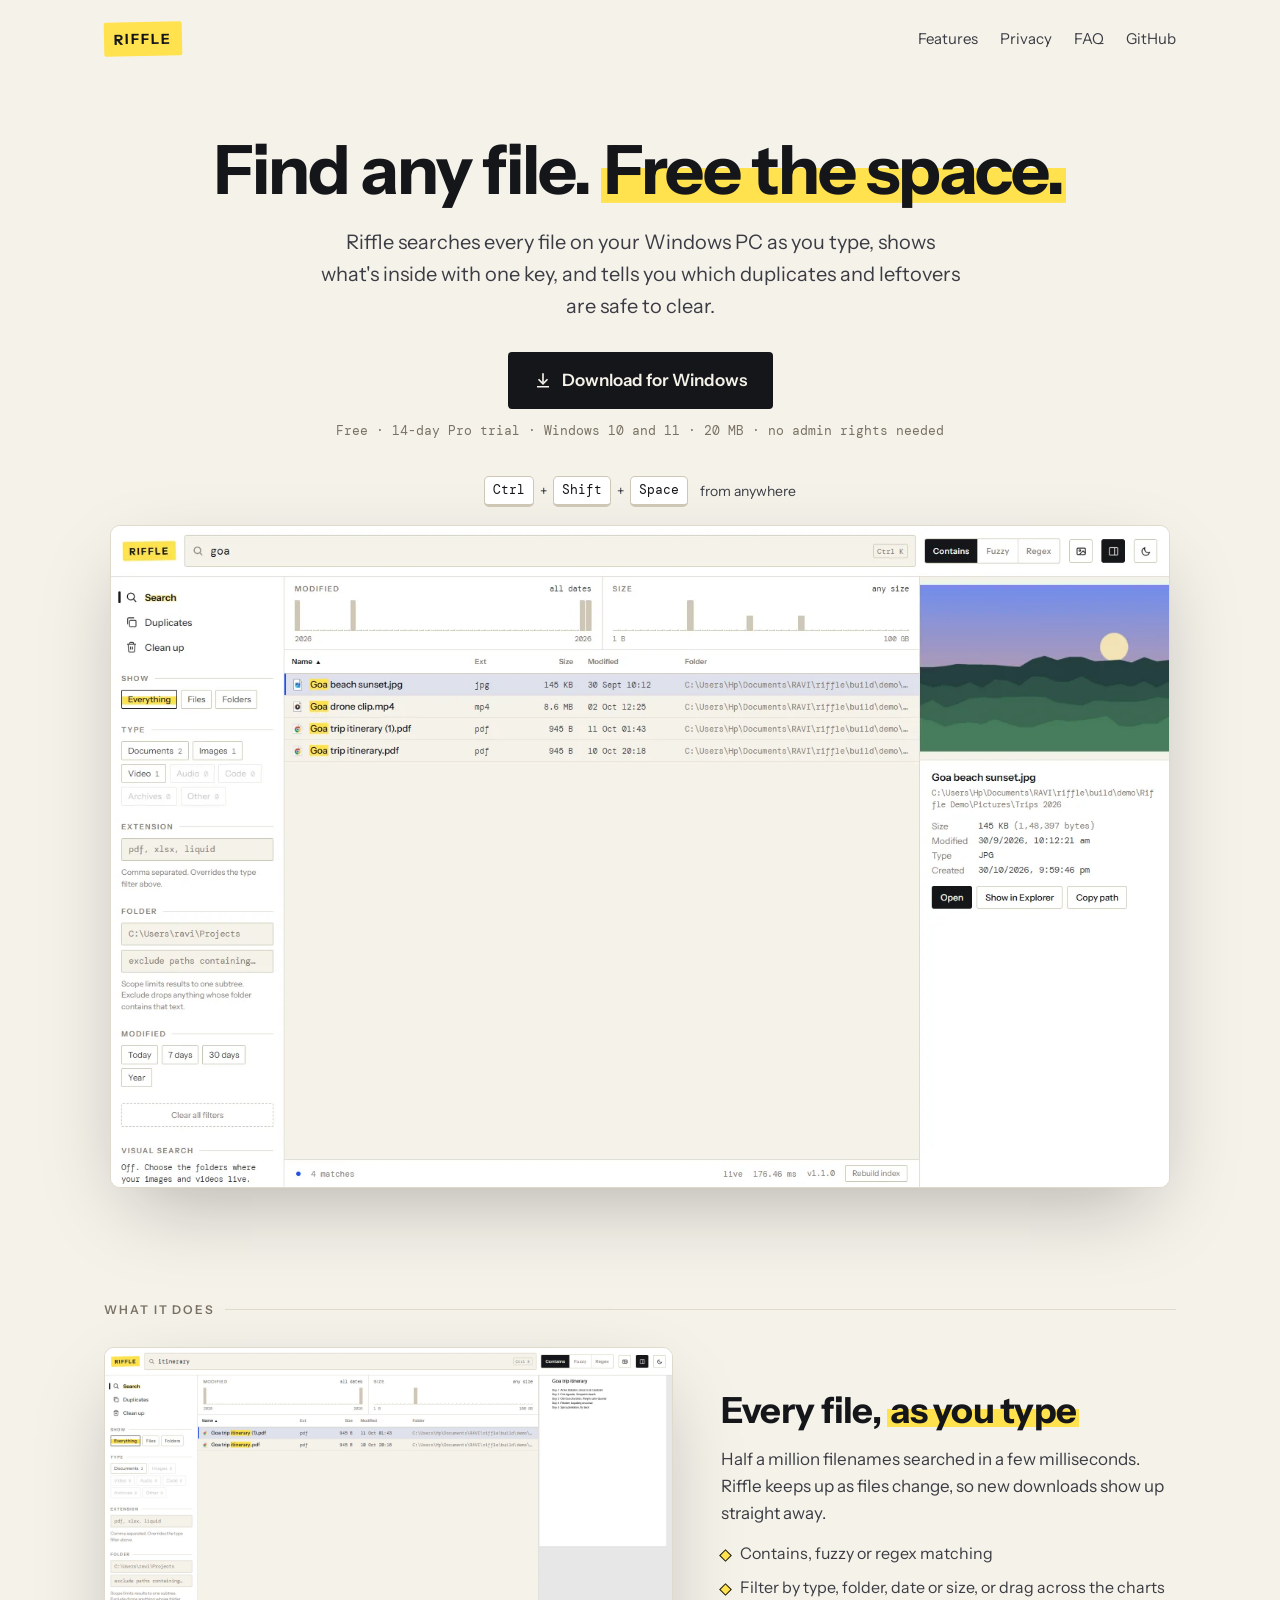
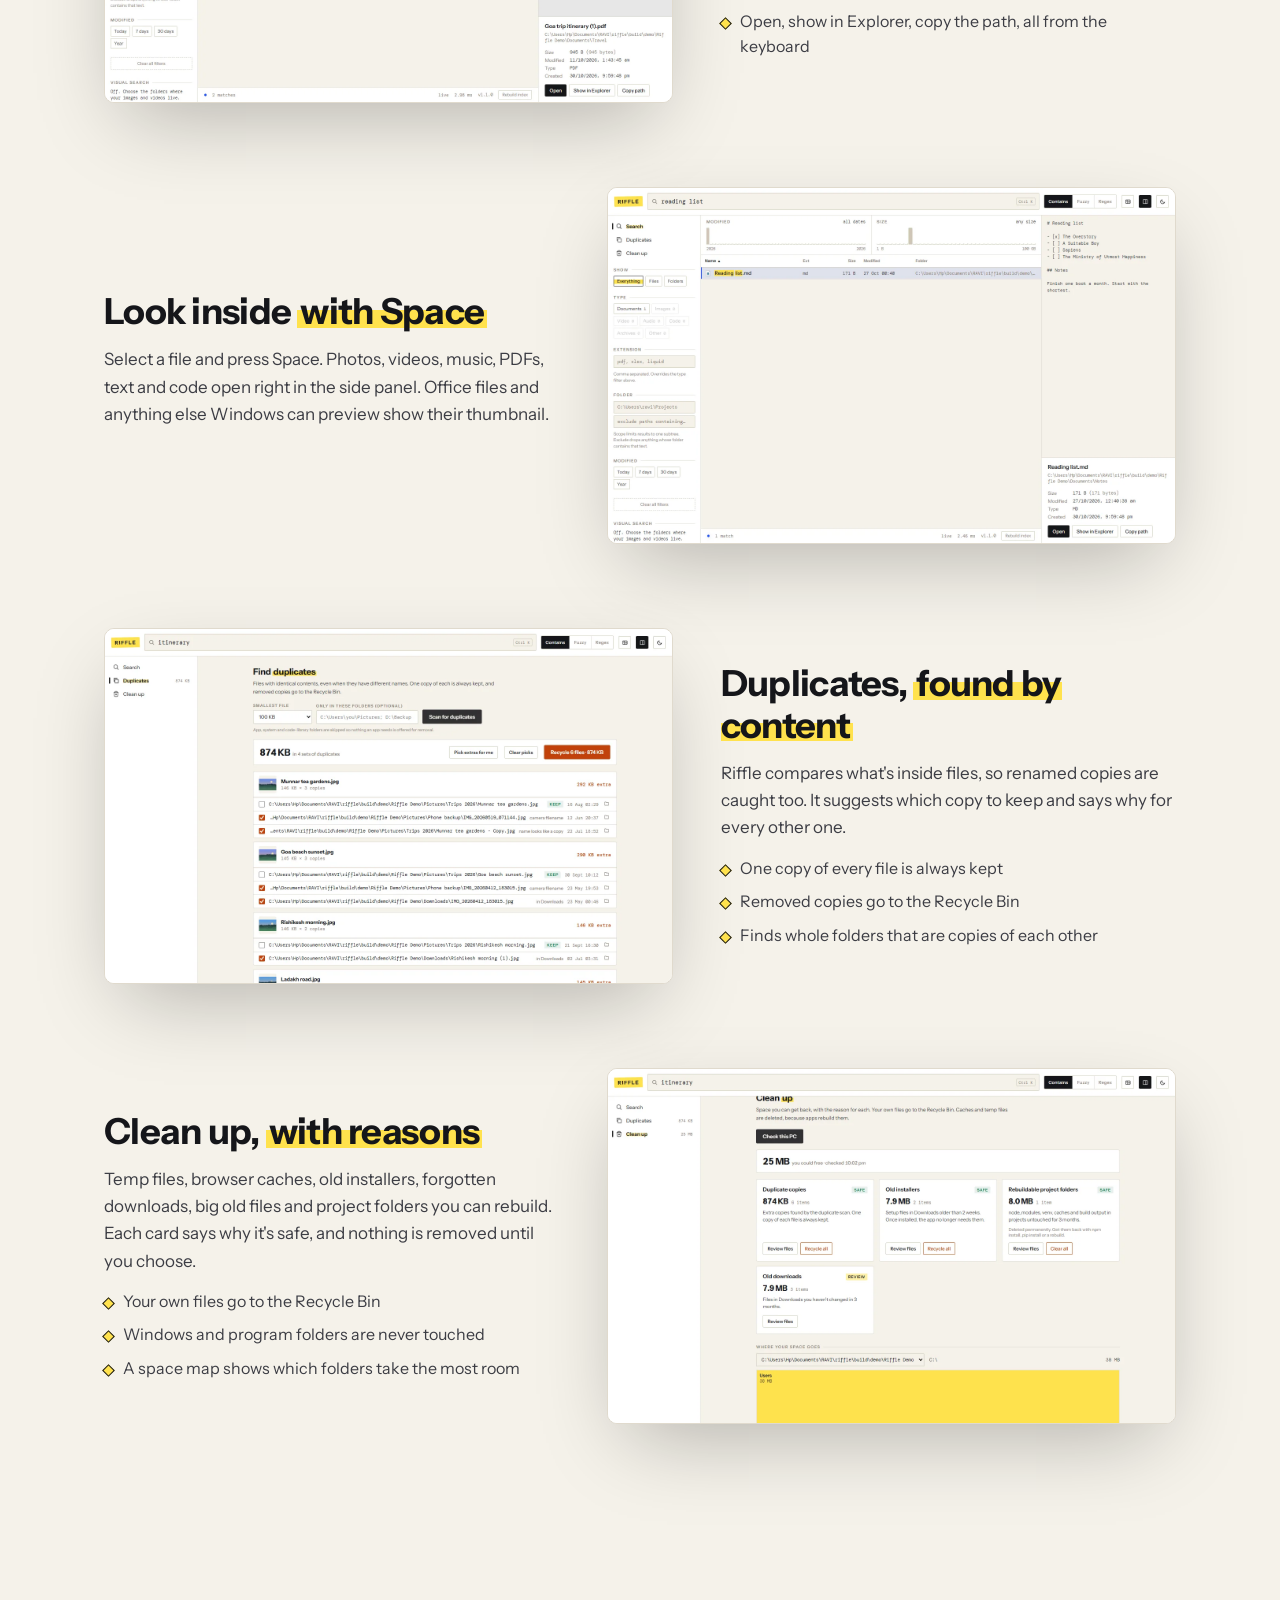
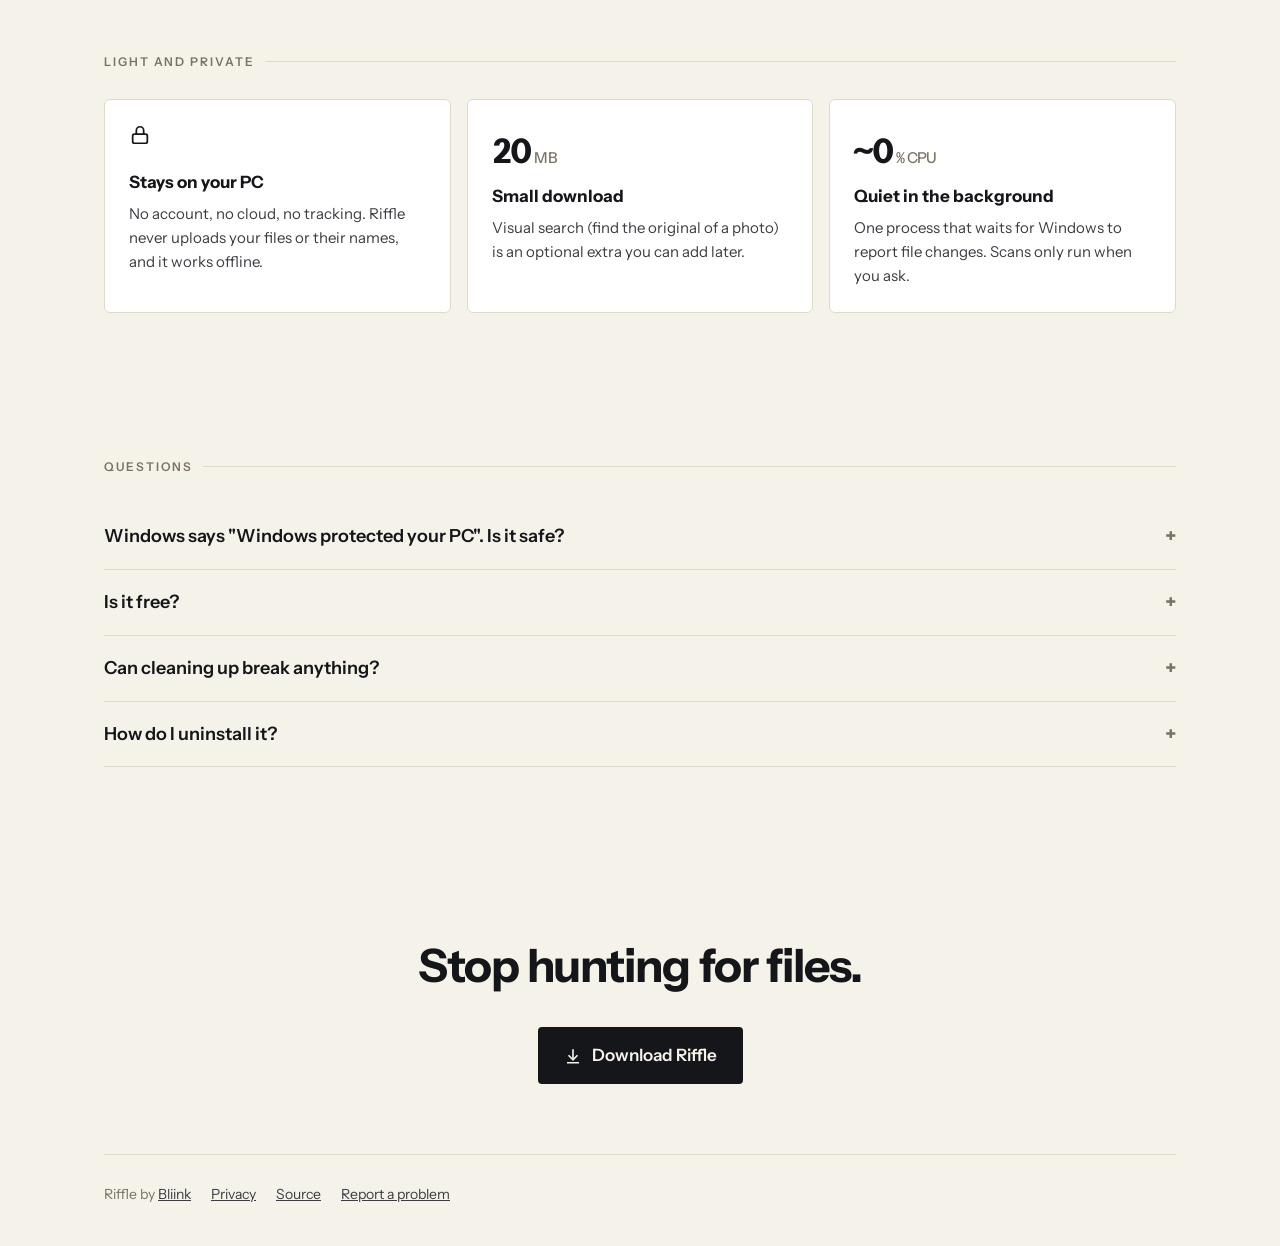
<file: site/index.html>
<!DOCTYPE html>
<html lang="en">
<head>
<meta charset="utf-8">
<meta name="viewport" content="width=device-width,initial-scale=1">
<title>Riffle: find any file, free the space</title>
<meta name="description" content="Riffle searches every file on your Windows PC as you type, previews them with Space, finds duplicates and shows what's safe to clean up. Free, private, light.">
<meta property="og:title" content="Riffle: find any file, free the space">
<meta property="og:description" content="Search every file on your PC as you type. Preview, find duplicates, clean up. Free and private.">
<meta property="og:image" content="img/search-preview.webp">
<link rel="icon" href="favicon.ico">
<style>
@font-face{font-family:'Instrument Sans';font-weight:400 700;font-display:swap;src:url(fonts/instrument-sans.woff2) format('woff2')}
@font-face{font-family:'DM Mono';font-weight:400;font-display:swap;src:url(fonts/dm-mono-400.woff2) format('woff2')}
@font-face{font-family:'DM Mono';font-weight:500;font-display:swap;src:url(fonts/dm-mono-500.woff2) format('woff2')}
:root{
  --paper:#F5F2EA;--card:#FFFFFF;--ink:#15161A;--ink-2:#3C3D44;--rule:#E0DACD;--rule-2:#CFC7B6;
  --muted:#7A7264;--mark:#FFE24D;--mark-soft:rgba(255,226,77,.55);--ok:#16794A;
  --ui:"Instrument Sans",-apple-system,"Segoe UI Variable Text","Segoe UI",system-ui,sans-serif;
  --mono:"DM Mono",ui-monospace,Consolas,monospace;
}
@media (prefers-color-scheme:dark){:root:not([data-theme="light"]){
  --paper:#14151A;--card:#1B1D24;--ink:#EDEEF2;--ink-2:#B4B7C2;--rule:#282B34;--rule-2:#3A3E4A;
  --muted:#8C91A0;--mark:#FFD426;--mark-soft:rgba(255,212,38,.25);--ok:#4ADE80;
}}
*{box-sizing:border-box;margin:0;padding:0}
html{scroll-behavior:smooth}
body{background:var(--paper);color:var(--ink);font-family:var(--ui);font-size:17px;line-height:1.6;-webkit-font-smoothing:antialiased}
a{color:inherit}
.wrap{max-width:1120px;margin:0 auto;padding:0 24px}
.mk{background:linear-gradient(var(--mark),var(--mark)) 0 82%/100% 42% no-repeat;padding:0 3px}
@media (prefers-color-scheme:dark){:root:not([data-theme="light"]) .mk{background-image:linear-gradient(var(--mark-soft),var(--mark-soft))}}

/* header */
header{display:flex;align-items:center;gap:24px;padding:22px 0}
.logo{font-weight:700;font-size:14px;letter-spacing:.14em;text-transform:uppercase;padding:6px 10px;background:var(--mark);color:#15161A;border-radius:2px;transform:rotate(-1.2deg);text-decoration:none}
header nav{display:flex;gap:22px;margin-left:auto;font-size:15px}
header nav a{text-decoration:none;color:var(--ink-2)}
header nav a:hover{color:var(--ink)}

/* hero */
.hero{padding:56px 0 40px;text-align:center}
.hero h1{font-size:clamp(38px,6vw,68px);line-height:1.05;letter-spacing:-.03em;font-weight:700;max-width:860px;margin:0 auto 20px}
.hero p.lede{font-size:clamp(17px,2vw,20px);color:var(--ink-2);max-width:640px;margin:0 auto 30px}
.cta{display:inline-flex;align-items:center;gap:10px;background:var(--ink);color:var(--paper);text-decoration:none;
  padding:15px 26px;border-radius:4px;font-weight:600;font-size:17px;transition:transform .15s,box-shadow .15s}
.cta:hover{transform:translateY(-2px);box-shadow:0 10px 30px rgba(0,0,0,.18)}
.cta:focus-visible{outline:3px solid var(--mark);outline-offset:3px}
.cta svg{width:18px;height:18px;stroke:currentColor;fill:none;stroke-width:2.2}
.sub{display:block;margin-top:12px;font-family:var(--mono);font-size:13px;color:var(--muted)}
.keys{display:inline-flex;gap:6px;align-items:center;margin:34px 0 18px;font-size:14px;color:var(--ink-2)}
kbd{font-family:var(--mono);font-size:13px;border:1px solid var(--rule-2);border-bottom-width:3px;border-radius:5px;padding:3px 8px;background:var(--card);color:var(--ink)}
.shot{border-radius:10px;overflow:hidden;border:1px solid var(--rule);box-shadow:0 30px 80px -20px rgba(0,0,0,.28);background:var(--card)}
.shot img{display:block;width:100%;height:auto}
.hero .shot{max-width:1060px;margin:0 auto}
.shot img.dark-only{display:none}
@media (prefers-color-scheme:dark){.shot img.light-only{display:none}.shot img.dark-only{display:block}}

/* features */
section{padding:72px 0}
.sec-h{font-size:12px;font-weight:600;letter-spacing:.16em;text-transform:uppercase;color:var(--muted);display:flex;gap:10px;align-items:center;margin-bottom:28px}
.sec-h::after{content:"";flex:1;height:1px;background:var(--rule)}
.feat{display:grid;grid-template-columns:1fr 1.25fr;gap:48px;align-items:center;margin-bottom:84px}
.feat:nth-of-type(even){grid-template-columns:1.25fr 1fr}
.feat:nth-of-type(even) .txt{order:2}
.feat h2{font-size:clamp(26px,3vw,36px);letter-spacing:-.02em;line-height:1.15;margin-bottom:14px}
.feat p{color:var(--ink-2);margin-bottom:12px}
.feat ul{list-style:none;display:flex;flex-direction:column;gap:8px;margin-top:14px}
.feat li{display:flex;gap:10px;color:var(--ink-2);font-size:16px}
.feat li::before{content:"";flex-shrink:0;width:7px;height:7px;margin-top:10px;background:var(--mark);border:1px solid var(--ink);transform:rotate(45deg)}

/* light + private */
.grid3{display:grid;grid-template-columns:repeat(3,1fr);gap:16px}
.card{background:var(--card);border:1px solid var(--rule);border-radius:6px;padding:24px}
.card .big{font-size:34px;font-weight:700;letter-spacing:-.02em;font-variant-numeric:tabular-nums}
.card .big small{font-size:15px;font-weight:500;color:var(--muted);margin-left:4px}
.card h3{font-size:17px;margin:4px 0 6px}
.card p{font-size:15px;color:var(--ink-2)}
.card svg{width:22px;height:22px;stroke:var(--ink);fill:none;stroke-width:1.9;margin-bottom:10px}

/* faq */
details{border-bottom:1px solid var(--rule);padding:18px 0}
details summary{cursor:pointer;font-weight:600;font-size:18px;list-style:none;display:flex;justify-content:space-between;gap:16px}
details summary::after{content:"+";font-family:var(--mono);color:var(--muted)}
details[open] summary::after{content:"−"}
details summary:focus-visible{outline:2px solid var(--mark);outline-offset:4px}
details p{color:var(--ink-2);margin-top:10px;max-width:760px}
.final{text-align:center;padding:90px 0 70px}
.final h2{font-size:clamp(30px,4vw,46px);letter-spacing:-.02em;margin-bottom:24px}
footer{border-top:1px solid var(--rule);padding:28px 0 40px;font-size:14px;color:var(--muted);display:flex;gap:20px;flex-wrap:wrap}
footer a{color:var(--ink-2)}

@media (max-width:860px){
  .feat,.feat:nth-of-type(even){grid-template-columns:1fr;gap:24px;margin-bottom:60px}
  .feat:nth-of-type(even) .txt{order:0}
  .grid3{grid-template-columns:1fr}
  header nav a.hide-sm{display:none}
  section{padding:48px 0}
}
@media (prefers-reduced-motion:reduce){*{transition:none!important;scroll-behavior:auto!important}}
</style>
</head>
<body>
<div class="wrap">
  <header>
    <a class="logo" href="#" aria-label="Riffle home">Riffle</a>
    <nav aria-label="Main">
      <a href="#features" class="hide-sm">Features</a>
      <a href="#private" class="hide-sm">Privacy</a>
      <a href="#faq">FAQ</a>
      <a href="https://github.com/ravirahul/riffle">GitHub</a>
    </nav>
  </header>

  <main>
    <div class="hero">
      <h1>Find any file. <span class="mk">Free the space.</span></h1>
      <p class="lede">Riffle searches every file on your Windows PC as you type, shows what's inside with one key, and tells you which duplicates and leftovers are safe to clear.</p>
      <a class="cta dl" href="https://riffle.bliink.in/dl?src=site">
        <svg viewBox="0 0 24 24" aria-hidden="true"><path d="M12 3v12M6 11l6 6 6-6M4 21h16"/></svg>
        Download for Windows
      </a>
      <span class="sub">Free · 14-day Pro trial · Windows 10 and 11 · 20 MB · no admin rights needed</span>
      <div class="keys" aria-label="Keyboard shortcut Control Shift Space"><kbd>Ctrl</kbd>+<kbd>Shift</kbd>+<kbd>Space</kbd>&nbsp; from anywhere</div>
      <div class="shot">
        <img class="light-only" src="img/search-preview.webp" width="1440" height="900" alt="Riffle searching for 'goa' with a photo preview open on the right">
        <img class="dark-only" src="img/search-preview-dark.webp" width="1440" height="900" alt="" aria-hidden="true">
      </div>
    </div>

    <section id="features" aria-labelledby="f-h">
      <div class="sec-h" id="f-h">What it does</div>

      <div class="feat">
        <div class="txt">
          <h2>Every file, <span class="mk">as you type</span></h2>
          <p>Half a million filenames searched in a few milliseconds. Riffle keeps up as files change, so new downloads show up straight away.</p>
          <ul>
            <li>Contains, fuzzy or regex matching</li>
            <li>Filter by type, folder, date or size, or drag across the charts</li>
            <li>Open, show in Explorer, copy the path, all from the keyboard</li>
          </ul>
        </div>
        <div class="shot"><img src="img/preview-pdf.webp" width="1440" height="900" alt="A PDF previewed inside Riffle"></div>
      </div>

      <div class="feat">
        <div class="txt">
          <h2>Look inside <span class="mk">with Space</span></h2>
          <p>Select a file and press Space. Photos, videos, music, PDFs, text and code open right in the side panel. Office files and anything else Windows can preview show their thumbnail.</p>
        </div>
        <div class="shot"><img src="img/preview-text.webp" width="1440" height="900" alt="A text file previewed in Riffle's side panel"></div>
      </div>

      <div class="feat">
        <div class="txt">
          <h2>Duplicates, <span class="mk">found by content</span></h2>
          <p>Riffle compares what's inside files, so renamed copies are caught too. It suggests which copy to keep and says why for every other one.</p>
          <ul>
            <li>One copy of every file is always kept</li>
            <li>Removed copies go to the Recycle Bin</li>
            <li>Finds whole folders that are copies of each other</li>
          </ul>
        </div>
        <div class="shot"><img src="img/duplicates.webp" width="1440" height="900" alt="Duplicate photos grouped, with the copy to keep marked"></div>
      </div>

      <div class="feat">
        <div class="txt">
          <h2>Clean up, <span class="mk">with reasons</span></h2>
          <p>Temp files, browser caches, old installers, forgotten downloads, big old files and project folders you can rebuild. Each card says why it's safe, and nothing is removed until you choose.</p>
          <ul>
            <li>Your own files go to the Recycle Bin</li>
            <li>Windows and program folders are never touched</li>
            <li>A space map shows which folders take the most room</li>
          </ul>
        </div>
        <div class="shot"><img src="img/cleanup.webp" width="1440" height="900" alt="Clean up cards showing space that can be freed"></div>
      </div>
    </section>

    <section id="private" aria-labelledby="p-h">
      <div class="sec-h" id="p-h">Light and private</div>
      <div class="grid3">
        <div class="card">
          <svg viewBox="0 0 24 24" aria-hidden="true"><rect x="4" y="11" width="16" height="10" rx="2"/><path d="M8 11V7a4 4 0 018 0v4"/></svg>
          <h3>Stays on your PC</h3>
          <p>No account, no cloud, no tracking. Riffle never uploads your files or their names, and it works offline.</p>
        </div>
        <div class="card">
          <div class="big">20<small>MB</small></div>
          <h3>Small download</h3>
          <p>Visual search (find the original of a photo) is an optional extra you can add later.</p>
        </div>
        <div class="card">
          <div class="big">~0<small>% CPU</small></div>
          <h3>Quiet in the background</h3>
          <p>One process that waits for Windows to report file changes. Scans only run when you ask.</p>
        </div>
      </div>
    </section>

    <section id="faq" aria-labelledby="q-h">
      <div class="sec-h" id="q-h">Questions</div>
      <details>
        <summary>Windows says "Windows protected your PC". Is it safe?</summary>
        <p>That message appears for new apps that haven't built a download reputation yet. Click <b>More info</b>, then <b>Run anyway</b>. Riffle's code is public on GitHub, so anyone can check what it does.</p>
      </details>
      <details>
        <summary>Is it free?</summary>
        <p>Search, the quick bar, preview, Insights and every scan are free, forever. <b>Riffle Pro</b> adds visual search, one-click removal of all duplicates, "Clean all" on every clean-up card, a monthly automatic clean-up and disk growth history. It's a one-time payment for 3 PCs, and every install starts with a 14-day Pro trial. <a href="https://billing.bliink.in/riffle">Get Riffle Pro</a>.</p>
      </details>
      <details>
        <summary>Can cleaning up break anything?</summary>
        <p>Riffle never touches Windows, Program Files or app data folders. Your own files go to the Recycle Bin, so you can restore them. Only caches and temp files, which apps rebuild by themselves, are deleted outright, and each card says so before you confirm.</p>
      </details>
      <details>
        <summary>How do I uninstall it?</summary>
        <p>Settings, then Apps, then Riffle, then Uninstall. It removes the app, its startup entry and its index.</p>
      </details>
    </section>

    <div class="final">
      <h2>Stop hunting for files.</h2>
      <a class="cta dl" href="https://riffle.bliink.in/dl?src=site">
        <svg viewBox="0 0 24 24" aria-hidden="true"><path d="M12 3v12M6 11l6 6 6-6M4 21h16"/></svg>
        Download Riffle
      </a>
    </div>
  </main>

  <footer>
    <span>Riffle by <a href="https://bliink.in">Bliink</a></span>
    <a href="privacy.html">Privacy</a>
    <a href="https://github.com/ravirahul/riffle">Source</a>
    <a href="https://github.com/ravirahul/riffle/issues">Report a problem</a>
  </footer>
</div>
<script>
// Download links carry where the visitor came from (?ref=producthunt or utm_source),
// so the installer can tell Riffle its source. Nothing else is tracked on this page.
(function(){
  var q = new URLSearchParams(location.search);
  var src = (q.get('ref') || q.get('utm_source') || q.get('src') || 'site').toLowerCase().replace(/[^a-z0-9-]/g, '').slice(0, 24) || 'site';
  document.querySelectorAll('a.dl').forEach(function(a){ a.href = 'https://riffle.bliink.in/dl?src=' + encodeURIComponent(src); });
})();
</script>
</body>
</html>
</file>
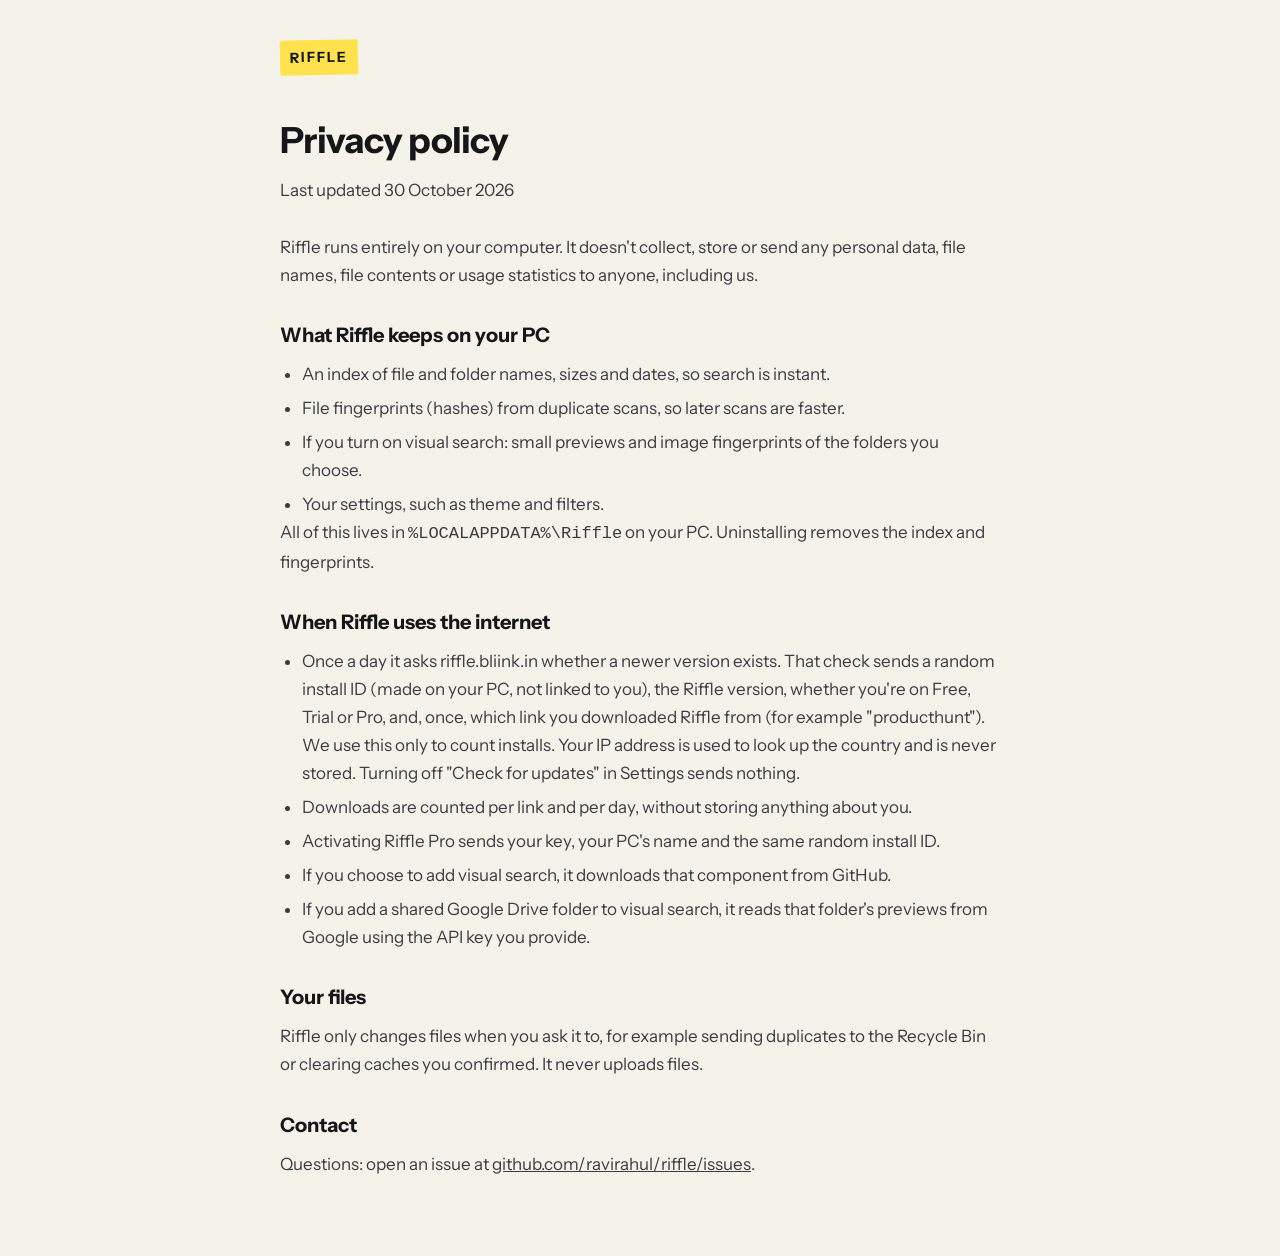
<file: site/privacy.html>
<!DOCTYPE html>
<html lang="en">
<head>
<meta charset="utf-8">
<meta name="viewport" content="width=device-width,initial-scale=1">
<title>Riffle privacy policy</title>
<link rel="icon" href="favicon.ico">
<style>
@font-face{font-family:'Instrument Sans';font-weight:400 700;font-display:swap;src:url(fonts/instrument-sans.woff2) format('woff2')}
:root{--paper:#F5F2EA;--ink:#15161A;--ink-2:#3C3D44;--rule:#E0DACD;--mark:#FFE24D}
@media (prefers-color-scheme:dark){:root{--paper:#14151A;--ink:#EDEEF2;--ink-2:#B4B7C2;--rule:#282B34;--mark:#FFD426}}
*{box-sizing:border-box;margin:0;padding:0}
body{background:var(--paper);color:var(--ink);font:17px/1.65 "Instrument Sans",-apple-system,"Segoe UI",system-ui,sans-serif;padding:40px 24px 80px}
main{max-width:720px;margin:0 auto}
.logo{display:inline-block;font-weight:700;font-size:14px;letter-spacing:.14em;text-transform:uppercase;padding:6px 10px;background:var(--mark);color:#15161A;border-radius:2px;transform:rotate(-1.2deg);text-decoration:none;margin-bottom:36px}
h1{font-size:36px;letter-spacing:-.02em;margin-bottom:6px}
.date{color:var(--ink-2);margin-bottom:28px}
h2{font-size:20px;margin:30px 0 8px}
p,li{color:var(--ink-2)}
ul{padding-left:22px;display:flex;flex-direction:column;gap:6px}
a{color:inherit}
</style>
</head>
<body>
<main>
  <a class="logo" href="index.html">Riffle</a>
  <h1>Privacy policy</h1>
  <p class="date">Last updated 30 October 2026</p>

  <p>Riffle runs entirely on your computer. It doesn't collect, store or send any personal data, file names, file contents or usage statistics to anyone, including us.</p>

  <h2>What Riffle keeps on your PC</h2>
  <ul>
    <li>An index of file and folder names, sizes and dates, so search is instant.</li>
    <li>File fingerprints (hashes) from duplicate scans, so later scans are faster.</li>
    <li>If you turn on visual search: small previews and image fingerprints of the folders you choose.</li>
    <li>Your settings, such as theme and filters.</li>
  </ul>
  <p>All of this lives in <code>%LOCALAPPDATA%\Riffle</code> on your PC. Uninstalling removes the index and fingerprints.</p>

  <h2>When Riffle uses the internet</h2>
  <ul>
    <li>Once a day it asks riffle.bliink.in whether a newer version exists. That check sends a random install ID (made on your PC, not linked to you), the Riffle version, whether you're on Free, Trial or Pro, and, once, which link you downloaded Riffle from (for example "producthunt"). We use this only to count installs. Your IP address is used to look up the country and is never stored. Turning off "Check for updates" in Settings sends nothing.</li>
    <li>Downloads are counted per link and per day, without storing anything about you.</li>
    <li>Activating Riffle Pro sends your key, your PC's name and the same random install ID.</li>
    <li>If you choose to add visual search, it downloads that component from GitHub.</li>
    <li>If you add a shared Google Drive folder to visual search, it reads that folder's previews from Google using the API key you provide.</li>
  </ul>

  <h2>Your files</h2>
  <p>Riffle only changes files when you ask it to, for example sending duplicates to the Recycle Bin or clearing caches you confirmed. It never uploads files.</p>

  <h2>Contact</h2>
  <p>Questions: open an issue at <a href="https://github.com/ravirahul/riffle/issues">github.com/ravirahul/riffle/issues</a>.</p>
</main>
</body>
</html>
</file>
